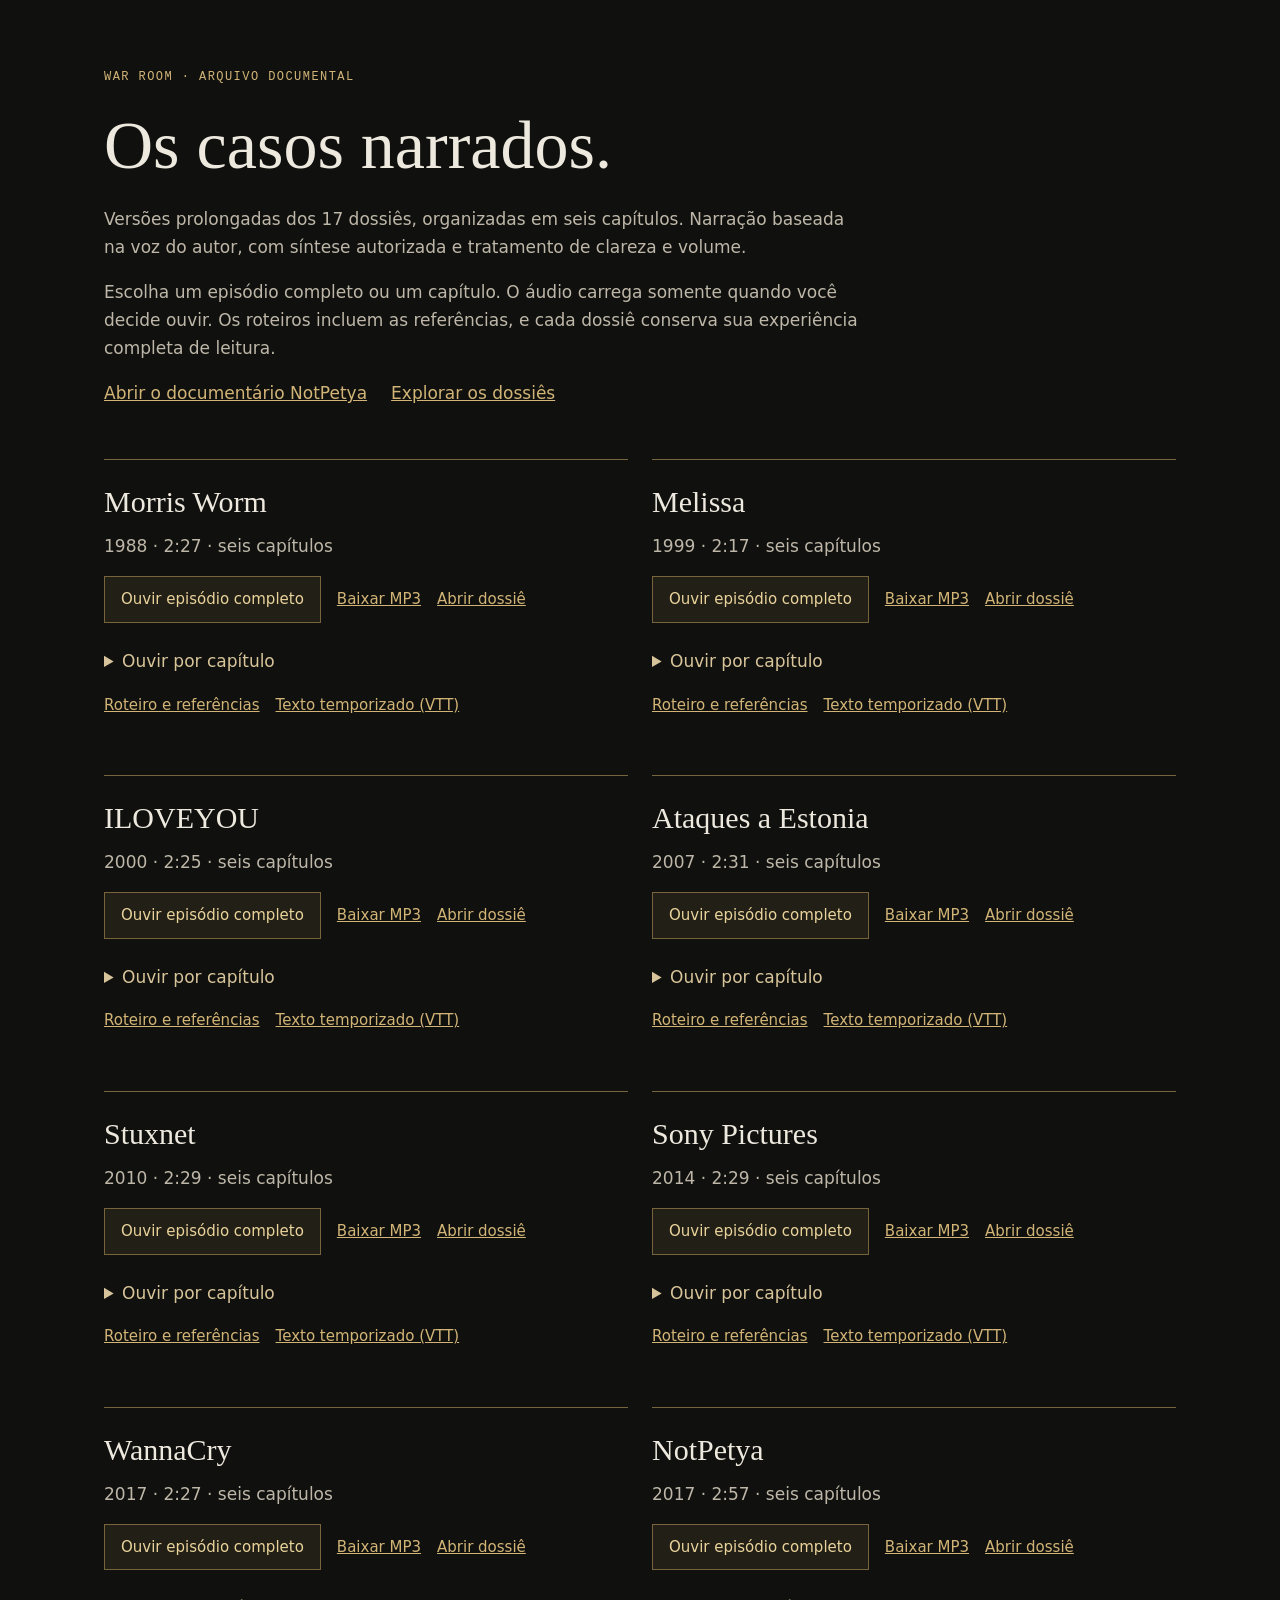
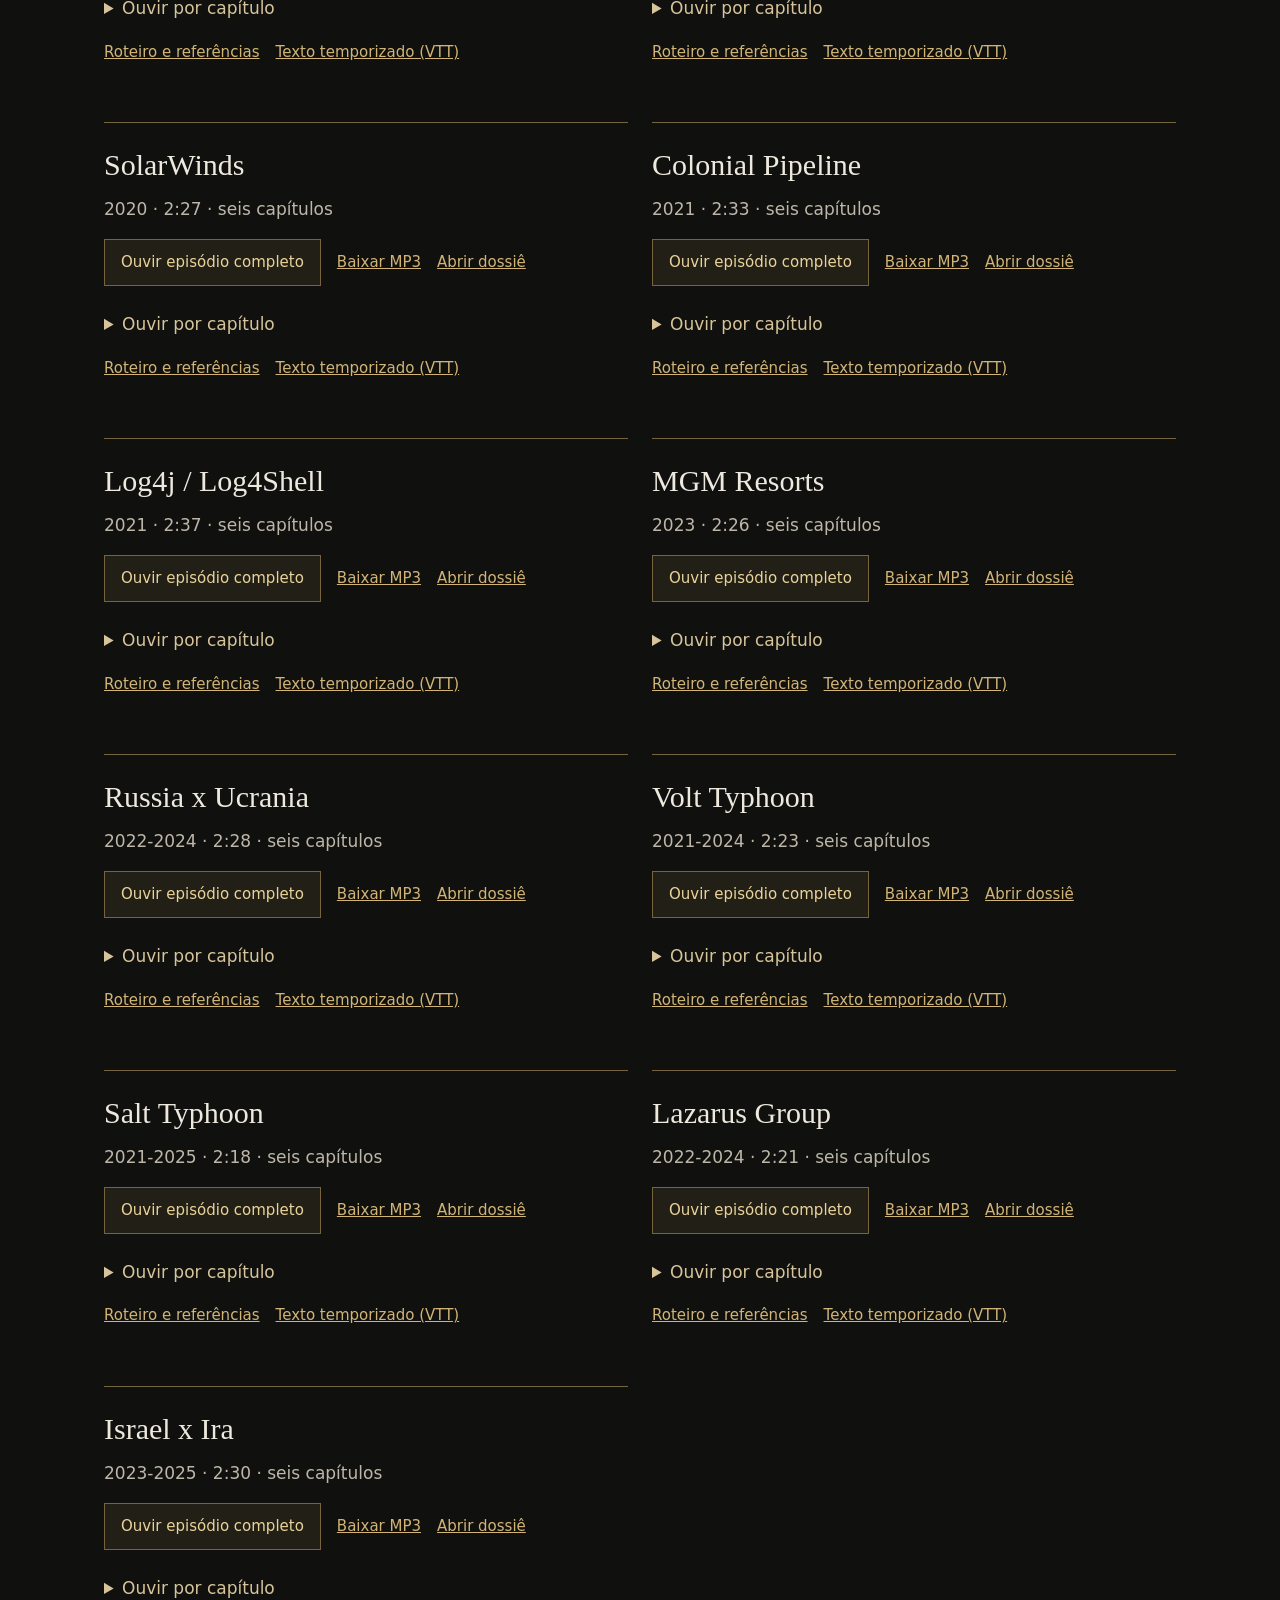
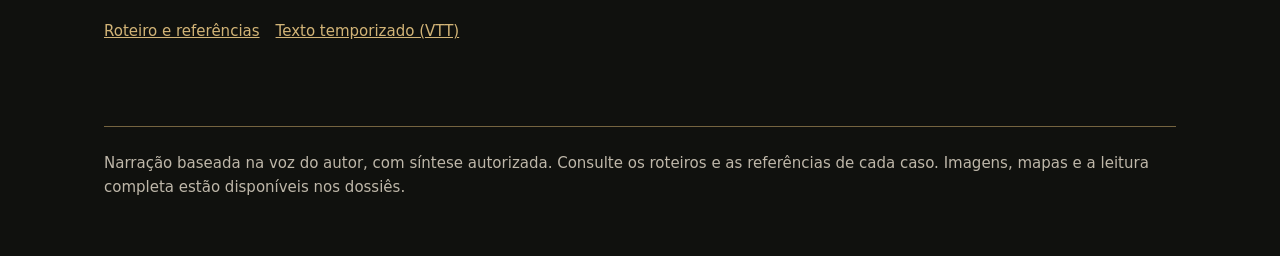
<file: assets/media/narrations/index.html>
<!doctype html>
<html lang="pt-BR">
<meta charset="utf-8"><meta name="viewport" content="width=device-width,initial-scale=1">
<title>WAR ROOM — Os casos narrados</title>
<style>
:root{color-scheme:dark;--paper:#eee9df;--gold:#d2b477;--muted:#beb7a9}*{box-sizing:border-box}body{margin:0;background:#10110e;color:var(--paper);font:17px/1.65 system-ui,sans-serif}main{max-width:1120px;margin:auto;padding:56px 24px}a{color:var(--gold)}.kicker{font:12px/1.5 monospace;letter-spacing:.12em;color:var(--gold)}h1{font:clamp(38px,6vw,68px)/1.1 Georgia,serif;margin:22px 0}header p{max-width:760px;color:var(--muted)}.intro-actions{display:flex;gap:24px;flex-wrap:wrap;margin-bottom:36px}a,button{min-height:44px}a:focus-visible,button:focus-visible,summary:focus-visible{outline:2px solid var(--gold);outline-offset:5px}.library{display:grid;grid-template-columns:repeat(2,minmax(0,1fr));gap:24px}article{border-top:1px solid #756440;padding:24px 0}h2{font:30px/1.2 Georgia,serif;margin:0 0 12px}article p{color:var(--muted);margin:0 0 16px}button{font:inherit;font-size:15px;background:#211f16;border:1px solid #77643d;color:#ead39b;padding:10px 16px;cursor:pointer}button:hover{border-color:#dfc181}.actions{display:flex;gap:16px;align-items:center;flex-wrap:wrap}.actions a{display:inline-flex;align-items:center;font-size:15px}details{margin-top:16px}summary{cursor:pointer;color:#d8c49a;padding:8px 0}.chapters{display:grid;gap:8px;margin-top:12px}.chapters button{text-align:left}.player:empty{display:none}audio{display:block;width:100%;margin:20px 0 8px}.status{font-size:14px}.status:empty{display:none}footer{margin-top:48px;border-top:1px solid #756440;padding-top:24px;color:var(--muted);font-size:15px}@media(max-width:700px){main{padding:32px 20px}.library{grid-template-columns:1fr}.actions{gap:12px}h2{font-size:28px}}
</style>
<main>
<header><p class="kicker">WAR ROOM · ARQUIVO DOCUMENTAL</p><h1>Os casos narrados.</h1><p>Versões prolongadas dos 17 dossiês, organizadas em seis capítulos. Narração baseada na voz do autor, com síntese autorizada e tratamento de clareza e volume.</p><p>Escolha um episódio completo ou um capítulo. O áudio carrega somente quando você decide ouvir. Os roteiros incluem as referências, e cada dossiê conserva sua experiência completa de leitura.</p><nav class="intro-actions"><a href="../../../?tab=story#dossier-notpetya">Abrir o documentário NotPetya</a><a href="../../../#intelligence">Explorar os dossiês</a></nav></header>
<section class="library" id="library" aria-label="Episódios narrados"><p role="status">Carregando o catálogo…</p></section>
<footer>Narração baseada na voz do autor, com síntese autorizada. Consulte os roteiros e as referências de cada caso. Imagens, mapas e a leitura completa estão disponíveis nos dossiês.</footer>
</main>
<script>
(function(){
  var current=null;
  function esc(value){return String(value).replace(/[&<>"']/g,function(c){return {'&':'&amp;','<':'&lt;','>':'&gt;','"':'&quot;',"'":'&#39;'}[c];});}
  function time(value){var seconds=Math.floor(value);return Math.floor(seconds/60)+':'+String(seconds%60).padStart(2,'0');}
  fetch('catalog.json').then(function(response){if(!response.ok)throw new Error('catalog');return response.json();}).then(function(data){
    document.getElementById('library').innerHTML=data.cases.map(function(item){return '<article data-case="'+esc(item.id)+'"><h2>'+esc(item.title)+'</h2><p>'+esc(item.year||'')+' · '+time(item.duration)+' · seis capítulos</p><div class="actions"><button type="button" data-play="'+esc(item.src)+'">Ouvir episódio completo</button><a href="../../../'+esc(item.src)+'" download>Baixar MP3</a><a href="../../../?tab=story#dossier-'+esc(item.id)+'">Abrir dossiê</a></div><details><summary>Ouvir por capítulo</summary><div class="chapters">'+item.chapters.map(function(chapter){return '<button type="button" data-play="'+esc(chapter.src)+'">'+esc(chapter.name)+' · '+time(chapter.duration)+'</button>';}).join('')+'</div></details><div class="player"></div><p class="status" role="status"></p><div class="actions"><a href="../../../'+esc(item.transcript)+'" target="_blank" rel="noopener noreferrer">Roteiro e referências</a><a href="../../../'+esc(item.captions)+'" download>Texto temporizado (VTT)</a></div></article>';}).join('');
  }).catch(function(){document.getElementById('library').textContent='Não foi possível carregar o catálogo. Continue pelos dossiês ou tente novamente.';});
  document.addEventListener('click',function(event){
    var button=event.target.closest('[data-play]');if(!button)return;
    if(current){current.pause();current.removeAttribute('src');current.querySelectorAll('source').forEach(function(source){source.remove();});current.load();current.parentElement.innerHTML='';}
    var card=button.closest('article'),host=card.querySelector('.player'),status=card.querySelector('.status');
    host.innerHTML='<audio controls preload="none" aria-label="Narração '+esc(card.querySelector('h2').textContent)+'"><source type="audio/mpeg" src="../../../'+esc(button.dataset.play)+'"></audio>';
    current=host.querySelector('audio');var player=current,mediaFailed=false;
    function failed(){mediaFailed=true;if(player.isConnected)status.textContent='Áudio indisponível. Use o download ou abra a leitura completa do dossiê.';}
    player.addEventListener('error',failed);player.querySelector('source').addEventListener('error',failed);
    player.addEventListener('playing',function(){if(player.isConnected)status.textContent=button.textContent+'. Use os controles para pausar e ajustar o volume.';});
    player.play().catch(function(){if(player.isConnected&&!mediaFailed&&!player.error)status.textContent='Use o botão de reprodução do player.';});
  });
  document.addEventListener('visibilitychange',function(){if(document.hidden&&current)current.pause();});
})();
</script>
</html>
</file>
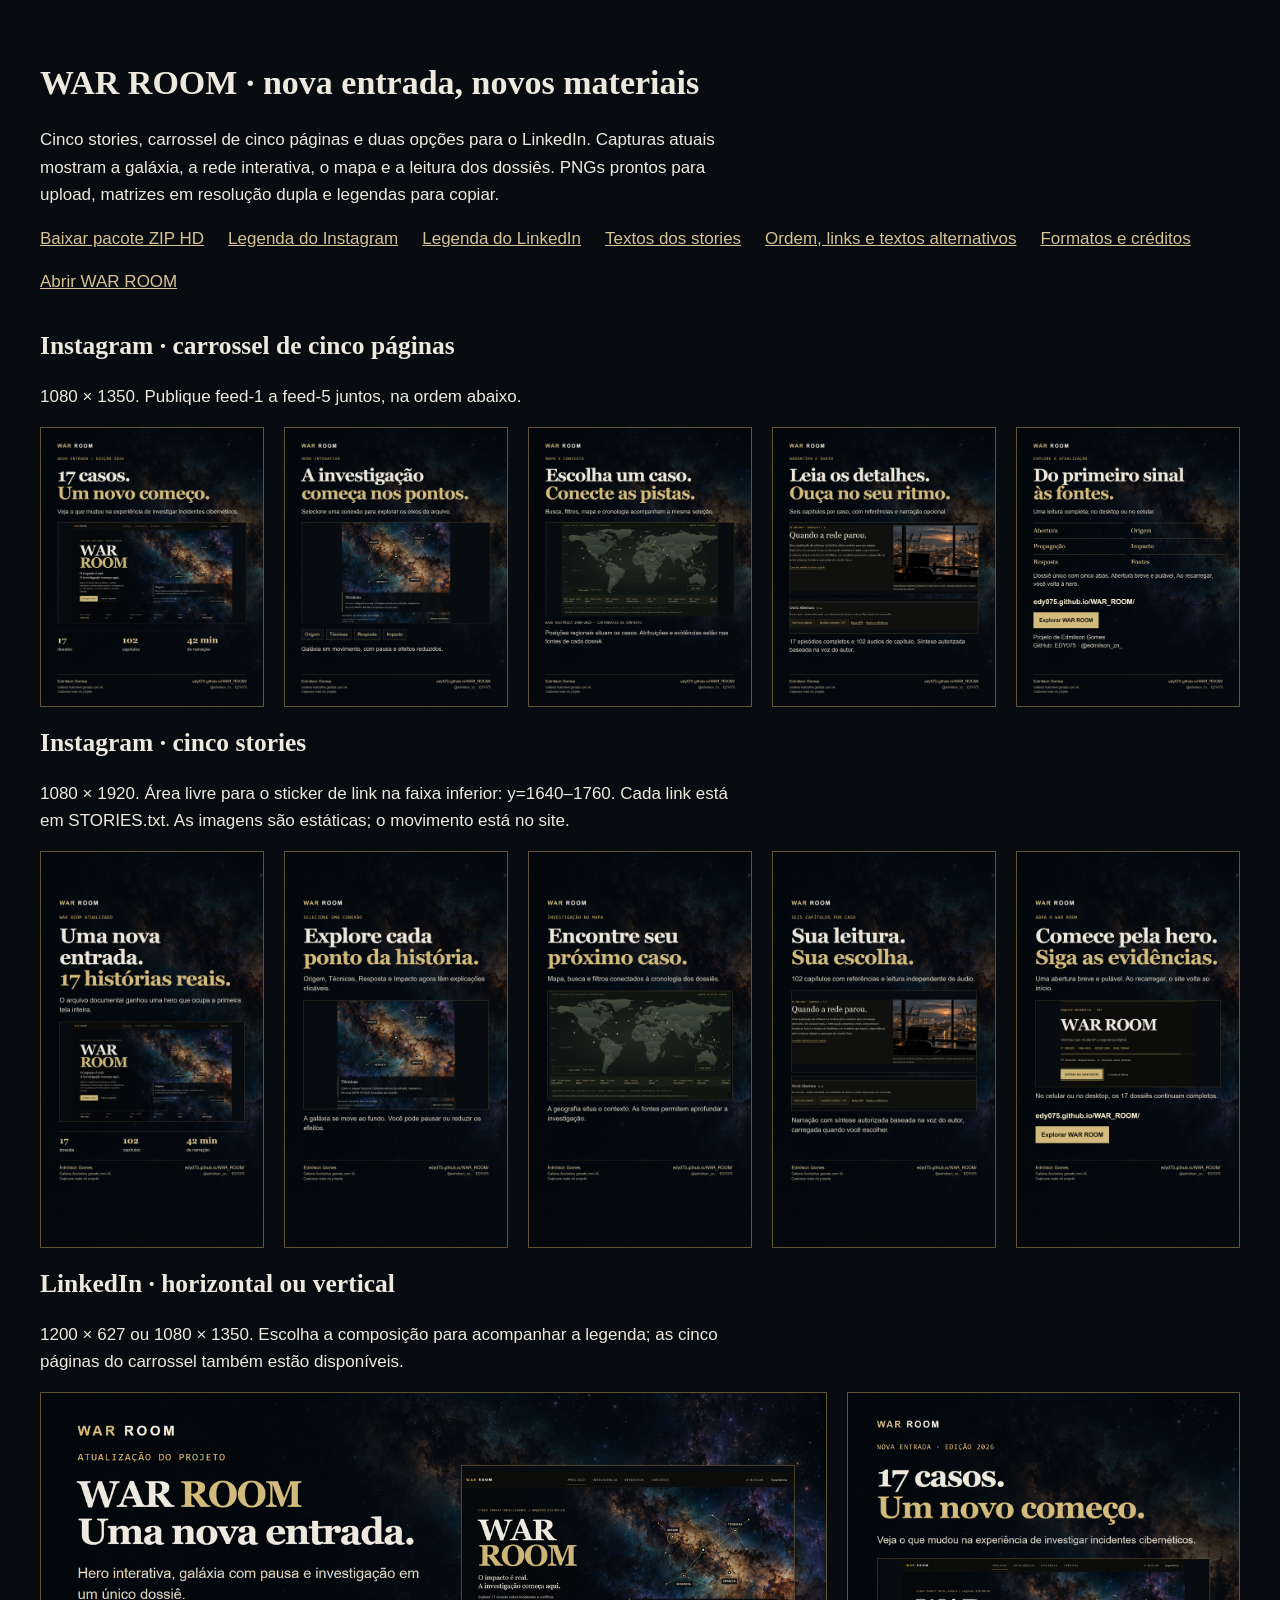
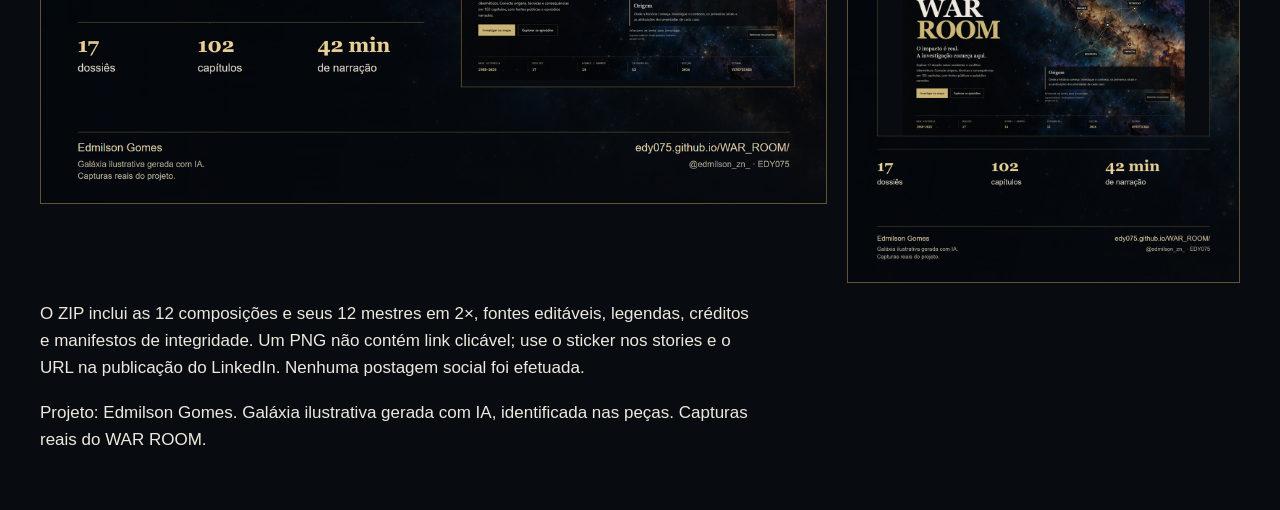
<file: assets/media/war-room-launch-2026/index.html>
<!doctype html><html lang="pt-BR"><head><meta charset="utf-8"><meta name="viewport" content="width=device-width,initial-scale=1"><title>WAR ROOM · divulgação da nova entrada</title><style>*{box-sizing:border-box}body{margin:0;padding:40px 24px;background:#080b0f;color:#eee9df;font:17px/1.6 Arial,sans-serif}main{max-width:1200px;margin:auto}h1,h2{font-family:Georgia,serif;line-height:1.2}a{color:#d5c395;overflow-wrap:anywhere}a:focus-visible{outline:3px solid #e2c78d;outline-offset:5px}nav{display:flex;flex-wrap:wrap;gap:16px 24px;margin-bottom:36px}.grid{display:grid;grid-template-columns:repeat(auto-fit,minmax(min(190px,100%),1fr));gap:20px}img{width:100%;height:auto;display:block;border:1px solid #615435}.linkedin{display:grid;grid-template-columns:2fr 1fr;gap:20px;align-items:start}p{max-width:75ch}@media(max-width:650px){.linkedin{grid-template-columns:1fr}body{padding:28px 18px}}</style></head><body><main><h1>WAR ROOM · nova entrada, novos materiais</h1><p>Cinco stories, carrossel de cinco páginas e duas opções para o LinkedIn. Capturas atuais mostram a galáxia, a rede interativa, o mapa e a leitura dos dossiês. PNGs prontos para upload, matrizes em resolução dupla e legendas para copiar.</p><nav><a href="war-room-postaveis-hd.zip" download>Baixar pacote ZIP HD</a><a href="texts/INSTAGRAM.txt">Legenda do Instagram</a><a href="texts/LINKEDIN.txt">Legenda do LinkedIn</a><a href="texts/STORIES.txt">Textos dos stories</a><a href="texts/POSTAGENS.md">Ordem, links e textos alternativos</a><a href="README.md">Formatos e créditos</a><a href="../../../">Abrir WAR ROOM</a></nav><h2>Instagram · carrossel de cinco páginas</h2><p>1080 × 1350. Publique feed-1 a feed-5 juntos, na ordem abaixo.</p><div class="grid"><a href="instagram/feed-1.png"><img src="instagram/feed-1.png" width="1080" height="1350" loading="lazy" alt="Nova hero, 17 dossiês e 102 capítulos"></a><a href="instagram/feed-2.png"><img src="instagram/feed-2.png" width="1080" height="1350" loading="lazy" alt="Rede interativa: Origem, Técnicas, Resposta e Impacto"></a><a href="instagram/feed-3.png"><img src="instagram/feed-3.png" width="1080" height="1350" loading="lazy" alt="Mapa real e navegação conectada"></a><a href="instagram/feed-4.png"><img src="instagram/feed-4.png" width="1080" height="1350" loading="lazy" alt="NotPetya e narração opcional"></a><a href="instagram/feed-5.png"><img src="instagram/feed-5.png" width="1080" height="1350" loading="lazy" alt="Seis capítulos e link do projeto"></a></div><h2>Instagram · cinco stories</h2><p>1080 × 1920. Área livre para o sticker de link na faixa inferior: y=1640–1760. Cada link está em STORIES.txt. As imagens são estáticas; o movimento está no site.</p><div class="grid"><a href="instagram/story-1.png"><img src="instagram/story-1.png" width="1080" height="1920" loading="lazy" alt="Hero de primeira tela inteira"></a><a href="instagram/story-2.png"><img src="instagram/story-2.png" width="1080" height="1920" loading="lazy" alt="Rede interativa e galáxia com pausa"></a><a href="instagram/story-3.png"><img src="instagram/story-3.png" width="1080" height="1920" loading="lazy" alt="Mapa e seleção dos casos"></a><a href="instagram/story-4.png"><img src="instagram/story-4.png" width="1080" height="1920" loading="lazy" alt="Leitura e áudio opcional"></a><a href="instagram/story-5.png"><img src="instagram/story-5.png" width="1080" height="1920" loading="lazy" alt="Preloader e acesso ao WAR ROOM"></a></div><h2>LinkedIn · horizontal ou vertical</h2><p>1200 × 627 ou 1080 × 1350. Escolha a composição para acompanhar a legenda; as cinco páginas do carrossel também estão disponíveis.</p><div class="linkedin"><a href="linkedin/post-1200x627.png"><img src="linkedin/post-1200x627.png" width="1200" height="627" loading="lazy" alt="Atualização do WAR ROOM, hero e resumo do corpus"></a><a href="linkedin/post-1080x1350.png"><img src="linkedin/post-1080x1350.png" width="1080" height="1350" loading="lazy" alt="Nova hero do WAR ROOM, 17 dossiês e 102 capítulos"></a></div><p>O ZIP inclui as 12 composições e seus 12 mestres em 2×, fontes editáveis, legendas, créditos e manifestos de integridade. Um PNG não contém link clicável; use o sticker nos stories e o URL na publicação do LinkedIn. Nenhuma postagem social foi efetuada.</p><p>Projeto: Edmilson Gomes. Galáxia ilustrativa gerada com IA, identificada nas peças. Capturas reais do WAR ROOM.</p></main></body></html>
</file>
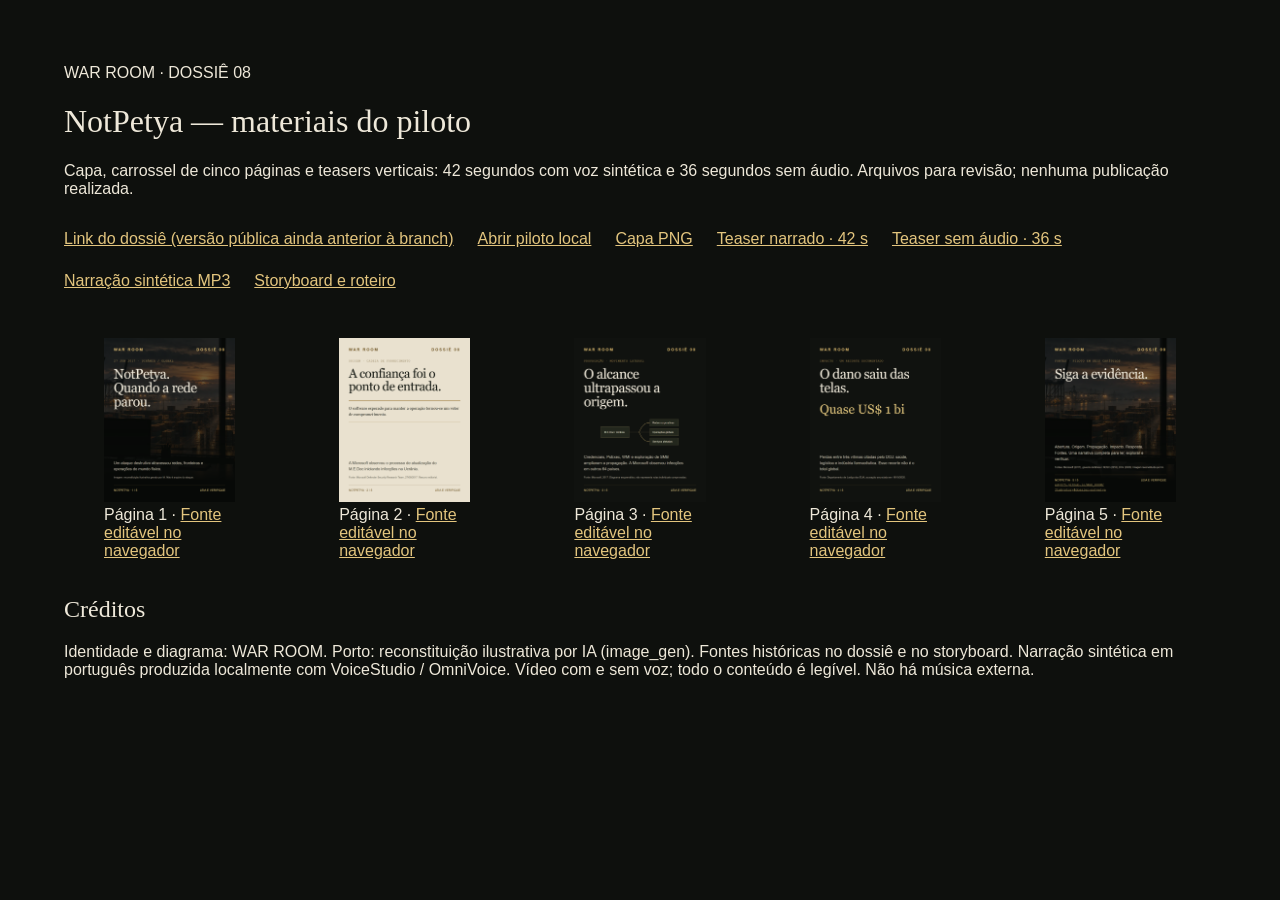
<file: assets/media/notpetya/materials.html>
<!doctype html><html lang="pt-BR"><head><meta charset="utf-8"><meta name="viewport" content="width=device-width,initial-scale=1"><title>NotPetya · materiais de divulgação</title><style>
*{box-sizing:border-box}body{margin:0;background:#0e100d;color:#eee8d9;font-family:Arial,sans-serif}a{color:#e3c57e}main{max-width:1200px;margin:auto;padding:48px 24px}h1,h2{font-family:Georgia,serif;font-weight:400}.gallery{display:grid;grid-template-columns:repeat(auto-fit,minmax(200px,1fr));gap:24px}.gallery img{width:100%;height:auto}.links{display:flex;gap:24px;flex-wrap:wrap;margin:32px 0}.piece{position:relative;overflow:hidden;width:1080px;height:1350px;padding:80px;background:#10120f;display:flex;flex-direction:column}.piece.vertical{height:1920px;padding-top:120px;padding-bottom:180px}.brand{font:700 32px/1 Arial,sans-serif;letter-spacing:8px;color:#ddbe76;display:flex;justify-content:space-between}.meta{font:24px/1.5 'Courier New',monospace;color:#ddbe76;letter-spacing:2px;margin-top:60px}.piece h1{font-size:112px;line-height:1.02;letter-spacing:-3px;margin:30px 0 34px;max-width:850px;position:relative}.piece p{font:32px/1.55 Arial,sans-serif;color:#ccc5b6;max-width:840px;margin:0;position:relative}.piece .body{margin-top:auto;position:relative;padding-top:50px}.piece .credit{font:20px/1.5 Arial,sans-serif;color:#bcb3a2;position:relative;margin-top:28px}.piece footer{position:relative;border-top:1px solid #766039;padding-top:26px;margin-top:46px;font:24px/1.5 Arial,sans-serif;display:flex;justify-content:space-between;gap:20px;color:#dfc585}.piece .photo{position:absolute;inset:0;width:100%;height:100%;object-fit:cover;opacity:.68}.piece .shade{position:absolute;inset:0;background:linear-gradient(#080a089c 0%,#080a0850 35%,#080a08 88%)}.piece>*:not(.photo):not(.shade){z-index:1}.piece.paper{background:#e9e1cf;color:#151913}.piece.paper .brand,.piece.paper .meta,.piece.paper footer{color:#705421}.piece.paper p{color:#414338}.piece.paper .credit{color:#59594d}.piece.paper h1{font-size:104px}.big{font:105px/1 Georgia,serif;color:#e3c77e;margin:32px 0}.diagram{width:100%;margin:50px 0 20px}.diagram text{fill:#ebe3d1;font:28px Arial,sans-serif}.diagram path{stroke:#bda469;stroke-width:3;fill:none}.diagram rect{fill:#23271d;stroke:#6a6146;stroke-width:2}.document{border-top:3px solid #9e7c3d;border-bottom:1px solid #9e7c3d;padding:36px 0;margin-top:30px;font:32px/1.6 Georgia,serif}.piece.vertical h1{font-size:126px;margin-top:70px}.piece.vertical .meta{margin-top:120px}.piece.vertical p{font-size:39px;line-height:1.55}.piece.vertical .body{margin-top:auto}.piece.vertical .diagram{margin-top:80px}.piece.vertical footer{font-size:27px;margin-top:64px}.piece.vertical .credit{font-size:24px}.piece .direct-link{font:26px/1.6 'Courier New',monospace;overflow-wrap:anywhere;color:#dfc585}.piece.paper .direct-link{color:#705421}
</style></head><body><div id="output"></div><script>
var dossier='https://edy075.github.io/WAR_ROOM/?tab=story#dossier-notpetya';
var copies=[
 {meta:'27 JUN 2017 · UCRÂNIA / GLOBAL',title:'NotPetya.<br>Quando a rede parou.',body:'Um ataque destrutivo atravessou redes, fronteiras e operações do mundo físico.',photo:true,credit:'Imagem: reconstituição ilustrativa gerada por IA. Não é arquivo do ataque.'},
 {meta:'ORIGEM · CADEIA DE FORNECIMENTO',title:'A confiança foi o ponto de entrada.',body:'A Microsoft observou o processo de atualização do M.E.Doc iniciando infecções na Ucrânia.',paper:true,document:'O software esperado para manter a operação tornou-se um vetor de comprometimento.',credit:'Fonte: Microsoft Defender Security Research Team, 27/06/2017. Resumo editorial.'},
 {meta:'PROPAGAÇÃO · MOVIMENTO LATERAL',title:'O alcance ultrapassou a origem.',body:'Credenciais, PsExec, WMI e exploração de SMB ampliaram a propagação. A Microsoft observou infecções em outros 64 países.',diagram:true,credit:'Fonte: Microsoft, 2017. Diagrama esquemático; não representa rotas individuais comprovadas.'},
 {meta:'IMPACTO · UM RECORTE DOCUMENTADO',title:'O dano saiu das telas.',body:'Perdas entre três vítimas citadas pelo DOJ: saúde, logística e indústria farmacêutica. Esse recorte não é o total global.',big:'Quase US$ 1 bi',credit:'Fonte: Departamento de Justiça dos EUA, acusação anunciada em 19/10/2020.'},
 {meta:'FONTES · PILOTO EM SEIS CAPÍTULOS',title:'Siga a evidência.',body:'Abertura. Origem. Propagação. Impacto. Resposta. Fontes. Uma narrativa completa para ler, explorar e verificar.',photo:true,credit:'Fontes: Microsoft (2017), governo britânico / NCSC (2018), DOJ (2020). Imagem reconstituída por IA.'}
];
var teaser=[
 {meta:'27 JUN 2017',title:'Uma atualização.<br>Uma ruptura.',body:'NotPetya começa na Ucrânia. O efeito atravessa fronteiras.',photo:true,credit:'Reconstituição ilustrativa por IA. Contexto visual, não arquivo do ataque.'},
 {meta:'ORIGEM · M.E.DOC',title:'A confiança foi o vetor.',body:'Um canal legítimo de atualização inicia infecções observadas pela Microsoft.',paper:true,credit:'Microsoft · análise técnica contemporânea · 2017'},
 {meta:'PROPAGAÇÃO',title:'Uma rede.<br>Muitas fronteiras.',body:'Credenciais e movimento lateral. Infecções observadas em outros 64 países.',diagram:true,credit:'Microsoft, 2017. Esquema de alcance, sem rotas comprovadas.'},
 {meta:'IMPACTO',title:'O dano saiu das telas.',body:'Saúde, logística e indústria atingidas. Quase US$ 1 bilhão entre três vítimas citadas pelo DOJ.',credit:'DOJ, 2020. Recorte documentado; não é o total mundial.'},
 {meta:'RESPOSTA · 2018 / 2020',title:'Reconstruir.<br>Investigar.<br>Atribuir.',body:'Atribuição pública do Reino Unido. Acusações anunciadas nos EUA. Cada afirmação ligada à sua fonte.',paper:true,credit:'Governo britânico / NCSC (2018) · DOJ (2020)'},
 {meta:'WAR ROOM · PILOTO NOTPETYA',title:'Leia o dossiê.',body:'Seis capítulos. História completa. Referências abertas. A experiência funciona sem áudio.',photo:true,credit:'Imagem reconstituída por IA. Reconstituição ilustrativa; fontes no dossiê.'}
];
function diagram(){return '<svg class="diagram" viewBox="0 0 900 300" role="img" aria-label="Origem na Ucrânia e alcance internacional"><rect x="10" y="90" width="320" height="120"/><text x="50" y="160">M.E.Doc / Ucrânia</text><path d="M330 150H440 M440 150Q490 30 560 50 M440 150H560 M440 150Q490 270 560 250"/><rect x="560" y="5" width="320" height="80"/><rect x="560" y="110" width="320" height="80"/><rect x="560" y="215" width="320" height="80"/><text x="590" y="55">Redes corporativas</text><text x="590" y="160">Operações globais</text><text x="590" y="265">Serviços afetados</text></svg>';}
var params=new URLSearchParams(location.search),type=params.get('type')||'carousel',index=Number(params.get('slide')||0);
if(params.has('slide')){var c=(type==='teaser'?teaser:copies)[index];document.getElementById('output').innerHTML='<article class="piece '+(type==='teaser'?'vertical ':'')+(c.paper?'paper':'')+'">'+(c.photo?'<img class="photo" src="../../images/notpetya/port-reconstruction.webp" alt="Reconstituição ilustrativa de porto"><div class="shade"></div>':'')+'<div class="brand"><span>WAR ROOM</span><span>DOSSIÊ 08</span></div><div class="meta">'+c.meta+'</div><h1>'+c.title+'</h1>'+(c.big?'<div class="big">'+c.big+'</div>':'')+(c.diagram?diagram():'')+(c.document?'<div class="document">'+c.document+'</div>':'')+'<div class="body"><p>'+c.body+'</p><div class="credit">'+c.credit+'</div></div><footer><span>NOTPETYA · '+(type!=='carousel'?'PILOTO DOCUMENTAL':(index+1)+' / 5')+'</span><span>LEIA E VERIFIQUE</span></footer>'+((type==='cover'||index===(type==='teaser'?5:4))?'<a class="direct-link" href="'+dossier+'">edy075.github.io/WAR_ROOM/<br>?tab=story#dossier-notpetya</a>':'')+'</article>';}else{document.getElementById('output').innerHTML='<main><p>WAR ROOM · DOSSIÊ 08</p><h1>NotPetya — materiais do piloto</h1><p>Capa, carrossel de cinco páginas e teasers verticais: 42 segundos com voz sintética e 36 segundos sem áudio. Arquivos para revisão; nenhuma publicação realizada.</p><div class="links"><a href="'+dossier+'">Link do dossiê (versão pública ainda anterior à branch)</a><a href="../../../index.html?tab=story#dossier-notpetya">Abrir piloto local</a><a href="cover.png">Capa PNG</a><a href="teaser-narrated.mp4">Teaser narrado · 42 s</a><a href="teaser-vertical.mp4">Teaser sem áudio · 36 s</a><a href="narration.mp3">Narração sintética MP3</a><a href="../../../docs/NOTPETYA_STORYBOARD.md">Storyboard e roteiro</a></div><div class="gallery">'+copies.map(function(c,i){return '<figure><a href="carousel-'+(i+1)+'.png"><img src="carousel-'+(i+1)+'.png" alt="Página '+(i+1)+': '+c.title.replace(/<br>/g,' ')+'"></a><figcaption>Página '+(i+1)+' · <a href="?slide='+i+'">Fonte editável no navegador</a></figcaption></figure>';}).join('')+'</div><h2>Créditos</h2><p>Identidade e diagrama: WAR ROOM. Porto: reconstituição ilustrativa por IA (image_gen). Fontes históricas no dossiê e no storyboard. Narração sintética em português produzida localmente com VoiceStudio / OmniVoice. Vídeo com e sem voz; todo o conteúdo é legível. Não há música externa.</p></main>';}
</script></body></html>
</file>
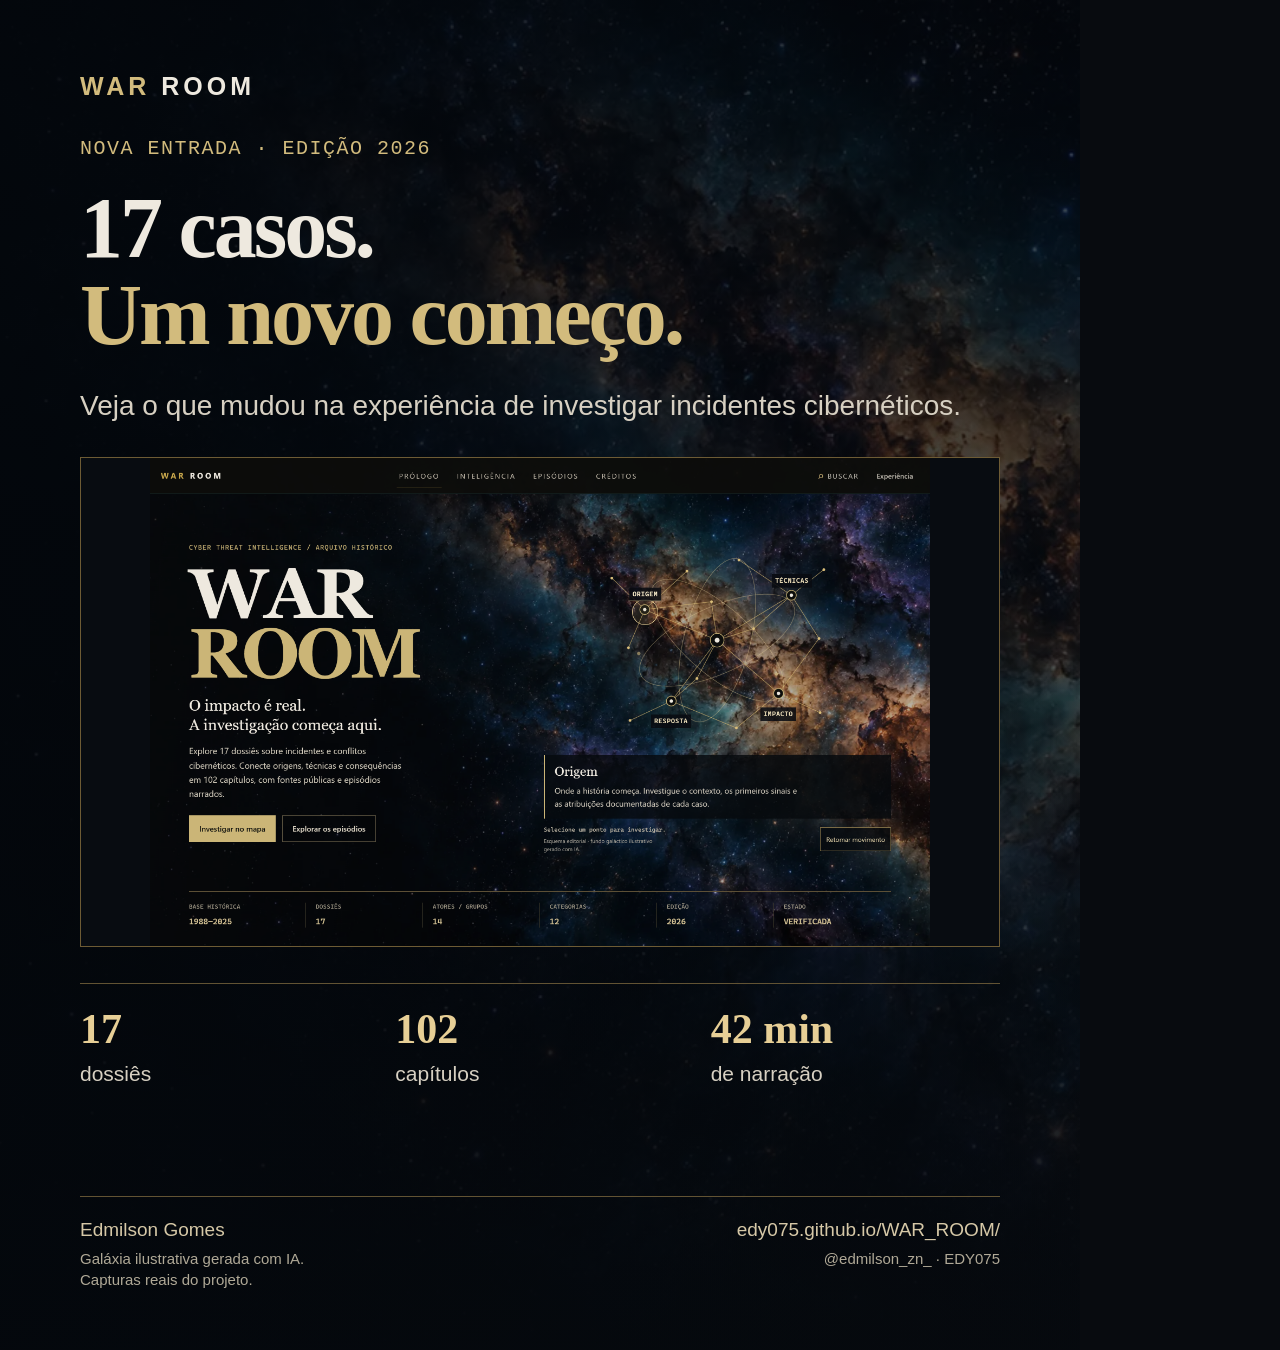
<file: assets/media/war-room-launch-2026/source/poster.html>
<!doctype html><html lang="pt-BR"><head><meta charset="utf-8"><meta name="viewport" content="width=device-width,initial-scale=1"><title>WAR ROOM · edição galáctica · composição editável</title><style>
*{box-sizing:border-box}html,body{margin:0;background:#080b0f;color:#eee9df;font-family:Arial,sans-serif}.poster{width:1080px;height:1350px;padding:70px 80px 60px;position:relative;overflow:hidden;display:flex;flex-direction:column;isolation:isolate;background:#080b0f}.poster::before{content:"";position:absolute;inset:0;z-index:-2;background:url(art/galaxy.webp) center/cover no-repeat;opacity:.58}.poster::after{content:"";position:absolute;inset:0;z-index:-1;background:linear-gradient(105deg,rgba(3,7,12,.94),rgba(3,7,12,.42)),linear-gradient(0deg,#080b0f,transparent 50%)}.brand{font:700 25px/1.3 Arial,sans-serif;letter-spacing:4px;margin:0 0 32px}.gold,.brand span{color:#d2bb7d}.kicker{font:20px/1.4 monospace;letter-spacing:1.5px;color:#d2bb7d;margin:0 0 22px}.title{font:700 86px/1.02 Georgia,serif;letter-spacing:-3px;margin:0 0 26px;max-width:920px}.body{font:28px/1.45 Arial,sans-serif;color:#d7d0c2;margin:0 0 22px;max-width:900px}.visual{margin:8px 0 20px;border:1px solid #6d5b34;background:#080c11;overflow:hidden}.visual img{display:block;width:100%;height:100%;object-fit:contain}.visual.hero,.visual.network{height:490px}.visual.map{height:455px}.visual.reading{height:350px}.visual.audio{height:170px;margin-top:0}.visual.preloader{height:350px}.note{font:17px/1.5 monospace;color:#bdb5a3;margin:0 0 18px}.facts{display:grid;grid-template-columns:repeat(3,1fr);gap:26px;border-top:1px solid #625333;padding-top:20px;margin:16px 0 24px}.facts strong{font:700 42px/1.2 Georgia,serif;color:#e7cf96;display:block}.facts span{font:21px/1.4 Arial,sans-serif;color:#d7d0c2;display:block;margin-top:5px}.tags{display:flex;gap:14px;flex-wrap:wrap;margin:8px 0 24px}.tags span{font:22px/1.3 Arial,sans-serif;padding:12px 16px;border:1px solid #6d5b34;background:#0b1016;color:#e7d2a1}.chapter-grid{display:grid;grid-template-columns:1fr 1fr;gap:20px 30px;margin:12px 0 28px}.chapter-grid div{border-top:1px solid #625333;padding-top:16px;font:30px/1.3 Georgia,serif;color:#e7d2a1}.url{font:700 34px/1.4 Arial,sans-serif;color:#fff3d4;overflow-wrap:anywhere;margin:20px 0}.cta{align-self:flex-start;padding:20px 28px;color:#10110d;background:#d2bb7d;font:700 26px/1.4 Arial,sans-serif;text-decoration:none;margin:8px 0 24px}.footer{margin-top:auto;display:flex;justify-content:space-between;gap:24px;border-top:1px solid #625333;padding-top:20px;color:#d6c8a7;font:19px/1.4 Arial,sans-serif}.footer small{display:block;font-size:15px;color:#b0a997;margin-top:4px}.footer .address{text-align:right;white-space:nowrap}.story{height:1920px;padding:230px 90px 320px}.story .brand{font-size:28px;margin-bottom:36px}.story .kicker{font-size:22px}.story .title{font-size:99px;line-height:1.05;margin-bottom:30px}.story .body{font-size:32px;line-height:1.45;margin-bottom:28px}.story .visual.hero{height:545px}.story .visual.network,.story .visual.map{height:530px}.story .visual.reading{height:395px}.story .visual.audio{height:170px}.story .visual.preloader{height:420px}.story .note{font-size:20px}.story .footer{font-size:21px}.story .footer small{font-size:17px}.story .cta{font-size:30px}.story .tags span{font-size:25px}.story .url{font-size:35px}.story .facts{margin:24px 0 36px}.landscape{width:1200px;height:627px;padding:44px 56px 32px}.landscape .brand{font-size:21px;margin-bottom:16px}.landscape .kicker{font-size:16px;margin-bottom:16px}.landscape .title{font-size:56px;letter-spacing:-2px;margin-bottom:20px;max-width:560px}.landscape .body{font-size:22px;max-width:540px;margin-bottom:16px}.landscape .visual{position:absolute;right:48px;top:110px;width:510px;height:340px;margin:0}.landscape .facts{width:530px;gap:20px;margin-top:10px;padding-top:16px}.landscape .facts strong{font-size:31px}.landscape .facts span{font-size:17px}.landscape .footer{font-size:17px;padding-top:12px}.landscape .footer small{font-size:13px}.landscape::after{background:linear-gradient(90deg,rgba(3,7,12,.92),rgba(3,7,12,.2)),linear-gradient(0deg,#080b0f,transparent 65%)}
</style></head><body><main class="poster" id="poster"></main><script>
const q=new URLSearchParams(location.search),kind=q.get('kind')||'feed',slide=Number(q.get('slide')||1),url='https://edy075.github.io/WAR_ROOM/';
const brand='<div class="brand"><span>WAR</span> ROOM</div>';
const footer='<footer class="footer"><span>Edmilson Gomes<small>Galáxia ilustrativa gerada com IA.<br>Capturas reais do projeto.</small></span><span class="address">edy075.github.io/WAR_ROOM/<small>@edmilson_zn_ · EDY075</small></span></footer>';
const facts='<div class="facts"><div><strong>17</strong><span>dossiês</span></div><div><strong>102</strong><span>capítulos</span></div><div><strong>42 min</strong><span>de narração</span></div></div>';
function shot(file,type,alt){return '<div class="visual '+type+'"><img src="art/'+file+'.png" alt="'+alt+'"></div>'}
function heading(kicker,title,body){return brand+'<p class="kicker">'+kicker+'</p><h1 class="title">'+title+'</h1><p class="body">'+body+'</p>'}
const hero=shot('hero','hero','Hero real do WAR ROOM, galáxia e rede de investigação'),network=shot('network','network','Pontos clicáveis e explicação de Técnicas na rede real da hero'),map=shot('map','map','Cartografia real do WAR ROOM, controles e pontos de seleção'),reading=shot('reading','reading','Abertura do NotPetya com referências e imagem contextual'),audio=shot('audio','audio','Player real de narração de capítulo, carregamento opcional e síntese autorizada'),intro=shot('preloader','preloader','Preloader real do WAR ROOM com controles para entrar ou pular');
const feeds=[
heading('NOVA ENTRADA · EDIÇÃO 2026','17 casos.<br><span class="gold">Um novo começo.</span>','Veja o que mudou na experiência de investigar incidentes cibernéticos.')+hero+facts,
heading('HERO INTERATIVA','A investigação<br><span class="gold">começa nos pontos.</span>','Selecione uma conexão para explorar os eixos do arquivo.')+network+'<div class="tags"><span>Origem</span><span>Técnicas</span><span>Resposta</span><span>Impacto</span></div><p class="body">Galáxia em movimento, com pausa e efeitos reduzidos.</p>',
heading('MAPA E CONTEXTO','Escolha um caso.<br><span class="gold">Conecte as pistas.</span>','Busca, filtros, mapa e cronologia acompanham a mesma seleção.')+map+'<p class="note">BASE HISTÓRICA 1988–2025 · CARTOGRAFIA DE CONTEXTO</p><p class="body">Posições regionais situam os casos. Atribuições e evidências estão nas fontes de cada dossiê.</p>',
heading('NARRATIVA E ÁUDIO','Leia os detalhes.<br><span class="gold">Ouça no seu ritmo.</span>','Seis capítulos por caso, com referências e narração opcional.')+reading+audio+'<p class="body">17 episódios completos e 102 áudios de capítulo. Síntese autorizada baseada na voz do autor.</p>',
heading('EXPLORE A ATUALIZAÇÃO','Do primeiro sinal<br><span class="gold">às fontes.</span>','Uma leitura completa, no desktop ou no celular.')+'<div class="chapter-grid">'+['Abertura','Origem','Propagação','Impacto','Resposta','Fontes'].map(t=>'<div>'+t+'</div>').join('')+'</div><p class="body">Dossiê único com cinco abas. Abertura breve e pulável. Ao recarregar, você volta à hero.</p><p class="url">edy075.github.io/WAR_ROOM/</p><a class="cta" href="'+url+'">Explorar WAR ROOM</a><p class="body">Projeto de Edmilson Gomes<br>GitHub: EDY075 · @edmilson_zn_</p>'
];
const stories=[
heading('WAR ROOM ATUALIZADO','Uma nova entrada.<br><span class="gold">17 histórias reais.</span>','O arquivo documental ganhou uma hero que ocupa a primeira tela inteira.')+hero+facts,
heading('SELECIONE UMA CONEXÃO','Explore cada<br><span class="gold">ponto da história.</span>','Origem, Técnicas, Resposta e Impacto agora têm explicações clicáveis.')+network+'<p class="body">A galáxia se move ao fundo. Você pode pausar ou reduzir os efeitos.</p>',
heading('INVESTIGAÇÃO NO MAPA','Encontre seu<br><span class="gold">próximo caso.</span>','Mapa, busca e filtros conectados à cronologia dos dossiês.')+map+'<p class="body">A geografia situa o contexto. As fontes permitem aprofundar a investigação.</p>',
heading('SEIS CAPÍTULOS POR CASO','Sua leitura.<br><span class="gold">Sua escolha.</span>','102 capítulos com referências e leitura independente de áudio.')+reading+audio+'<p class="body">Narração com síntese autorizada baseada na voz do autor, carregada quando você escolher.</p>',
heading('ABRA O WAR ROOM','Comece pela hero.<br><span class="gold">Siga as evidências.</span>','Uma abertura breve e pulável. Ao recarregar, o site volta ao início.')+intro+'<p class="body">No celular ou no desktop, os 17 dossiês continuam completos.</p><p class="url">edy075.github.io/WAR_ROOM/</p><a class="cta" href="'+url+'">Explorar WAR ROOM</a>'
];
const el=document.getElementById('poster');if(kind==='linkedin'&&slide===1){el.classList.add('landscape');el.innerHTML=heading('ATUALIZAÇÃO DO PROJETO','WAR <span class="gold">ROOM</span><br>Uma nova entrada.','Hero interativa, galáxia com pausa e investigação em um único dossiê.')+hero+facts+footer;}else if(kind==='story'){el.classList.add('story');el.innerHTML=stories[Math.max(0,Math.min(4,slide-1))]+footer;}else{el.innerHTML=feeds[kind==='linkedin'?0:Math.max(0,Math.min(4,slide-1))]+footer;}window.posterReady=true;
</script></body></html>
</file>
